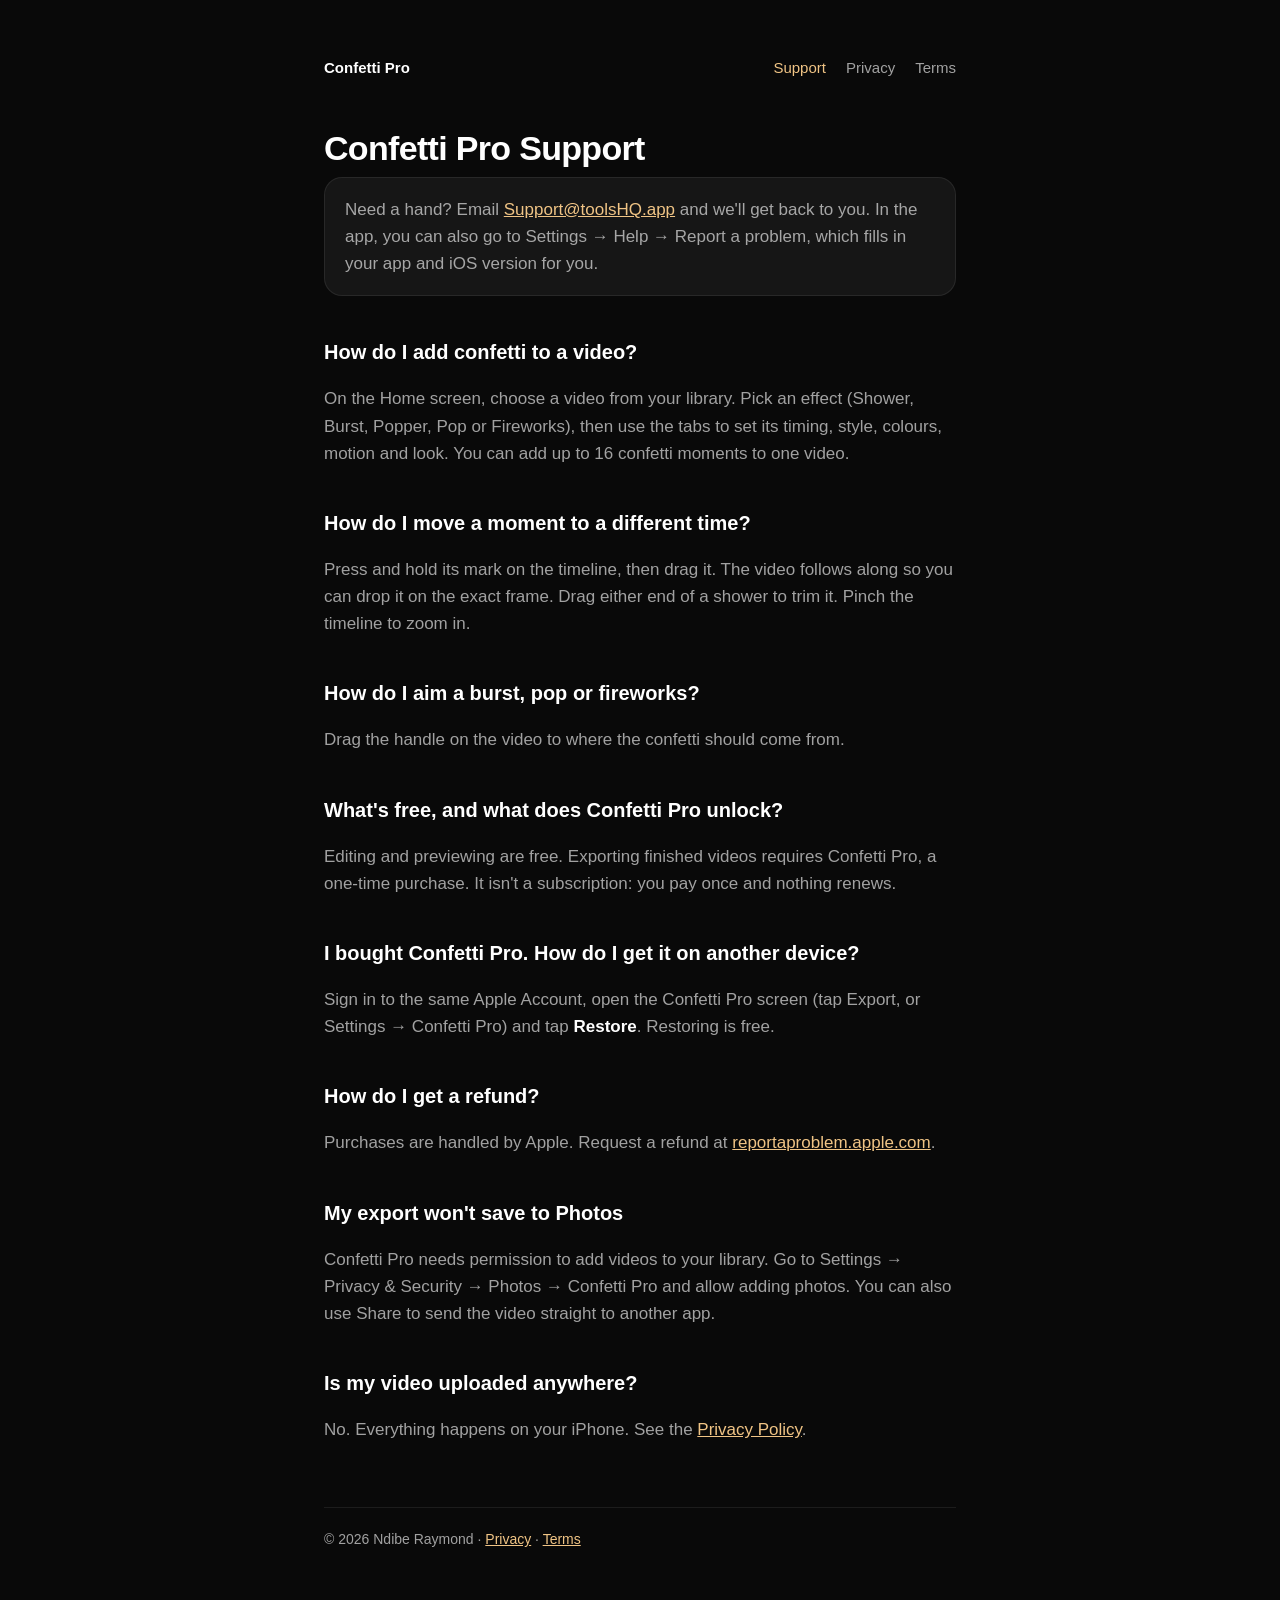
<file: index.html>
<!DOCTYPE html>
<html lang="en">
<head>
  <meta charset="utf-8">
  <meta name="viewport" content="width=device-width, initial-scale=1">
  <title>Support · Confetti Pro</title>
  <meta name="description" content="Help with Confetti Pro: add cinematic confetti to your videos on iPhone.">
  <link rel="stylesheet" href="style.css">
</head>
<body>
<main>
  <nav>
    <a class="brand" href="index.html">Confetti Pro</a>
    <a href="index.html" aria-current="page">Support</a>
    <a href="privacy.html">Privacy</a>
    <a href="terms.html">Terms</a>
  </nav>

  <h1>Confetti Pro Support</h1>
  <p class="summary">Need a hand? Email <a href="mailto:Support@toolsHQ.app?subject=Confetti%20Pro%20support">Support@toolsHQ.app</a> and we'll get back to you. In the app, you can also go to Settings → Help → Report a problem, which fills in your app and iOS version for you.</p>

  <h2>How do I add confetti to a video?</h2>
  <p>On the Home screen, choose a video from your library. Pick an effect (Shower, Burst, Popper, Pop or Fireworks), then use the tabs to set its timing, style, colours, motion and look. You can add up to 16 confetti moments to one video.</p>

  <h2>How do I move a moment to a different time?</h2>
  <p>Press and hold its mark on the timeline, then drag it. The video follows along so you can drop it on the exact frame. Drag either end of a shower to trim it. Pinch the timeline to zoom in.</p>

  <h2>How do I aim a burst, pop or fireworks?</h2>
  <p>Drag the handle on the video to where the confetti should come from.</p>

  <h2>What's free, and what does Confetti Pro unlock?</h2>
  <p>Editing and previewing are free. Exporting finished videos requires Confetti Pro, a one-time purchase. It isn't a subscription: you pay once and nothing renews.</p>

  <h2>I bought Confetti Pro. How do I get it on another device?</h2>
  <p>Sign in to the same Apple Account, open the Confetti Pro screen (tap Export, or Settings → Confetti Pro) and tap <strong>Restore</strong>. Restoring is free.</p>

  <h2>How do I get a refund?</h2>
  <p>Purchases are handled by Apple. Request a refund at <a href="https://reportaproblem.apple.com">reportaproblem.apple.com</a>.</p>

  <h2>My export won't save to Photos</h2>
  <p>Confetti Pro needs permission to add videos to your library. Go to Settings → Privacy &amp; Security → Photos → Confetti Pro and allow adding photos. You can also use Share to send the video straight to another app.</p>

  <h2>Is my video uploaded anywhere?</h2>
  <p>No. Everything happens on your iPhone. See the <a href="privacy.html">Privacy Policy</a>.</p>

  <footer>© 2026 Ndibe Raymond · <a href="privacy.html">Privacy</a> · <a href="terms.html">Terms</a></footer>
</main>
</body>
</html>
</file>
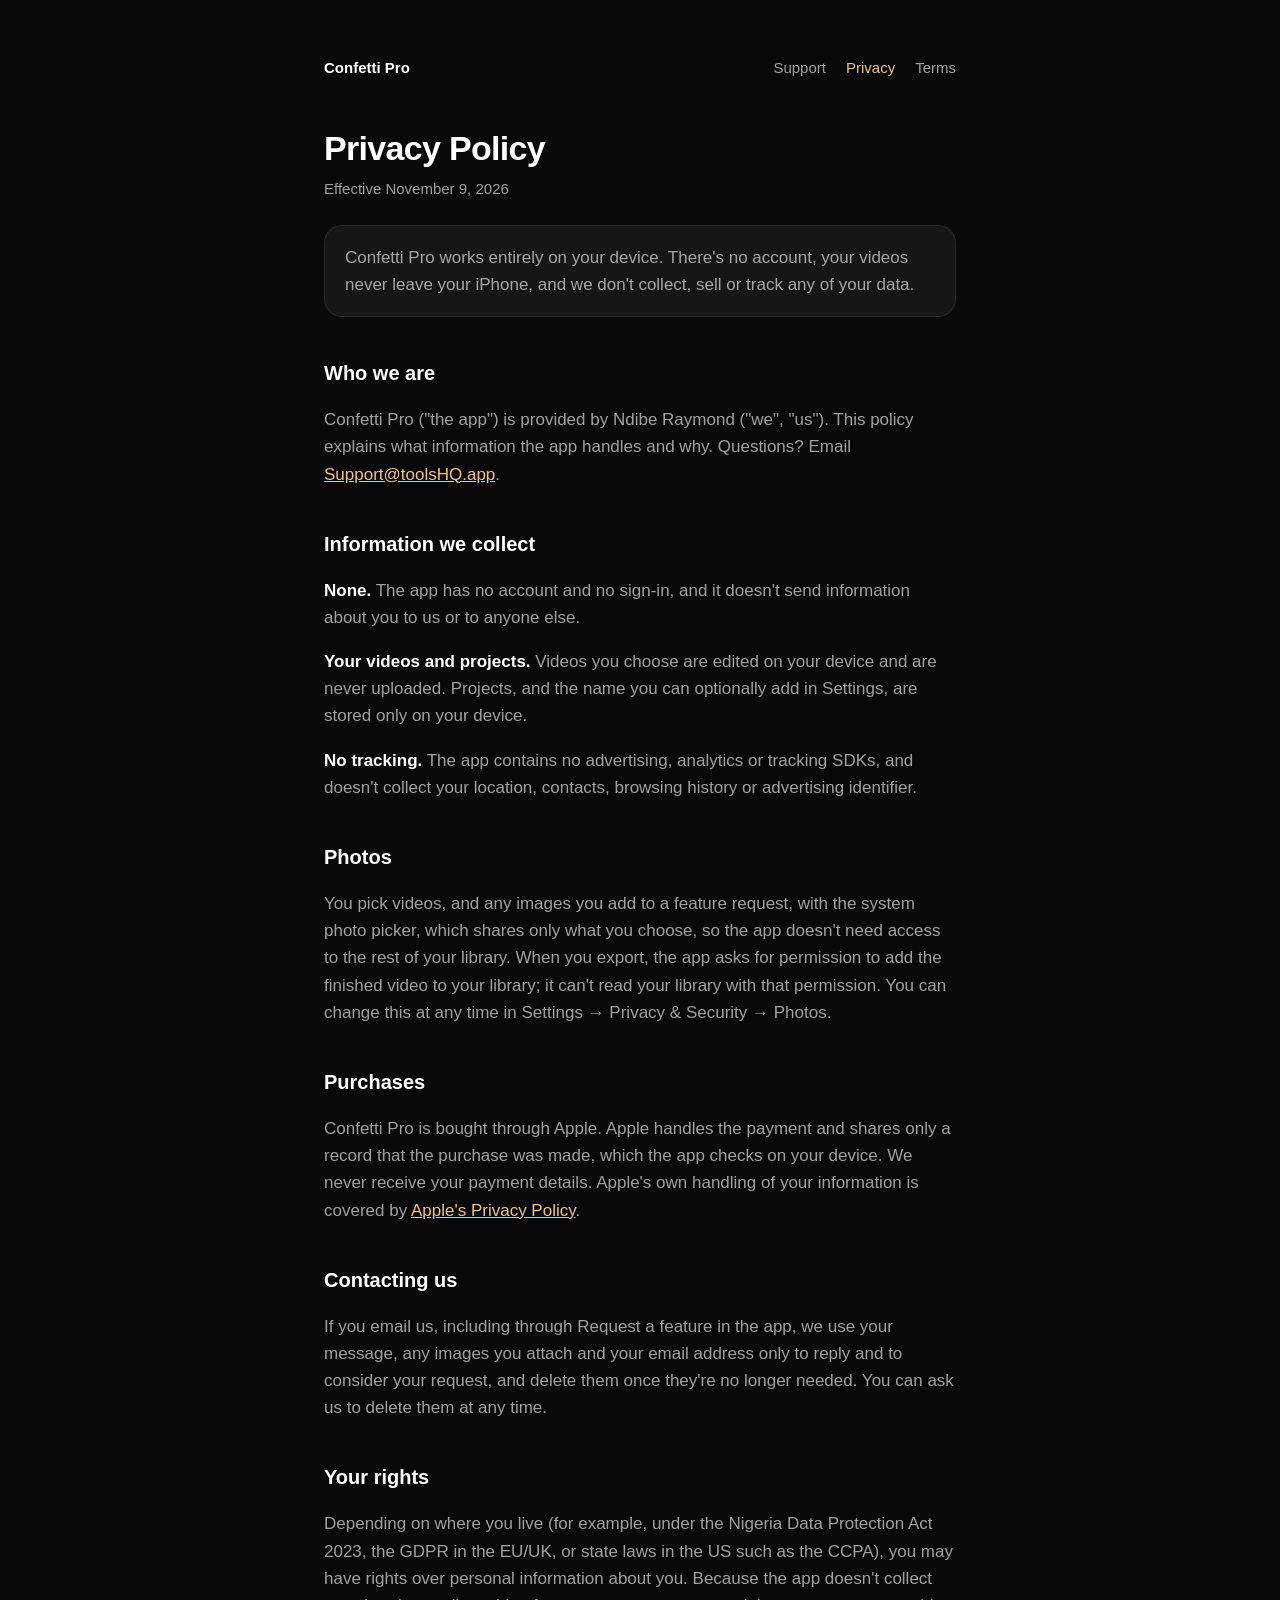
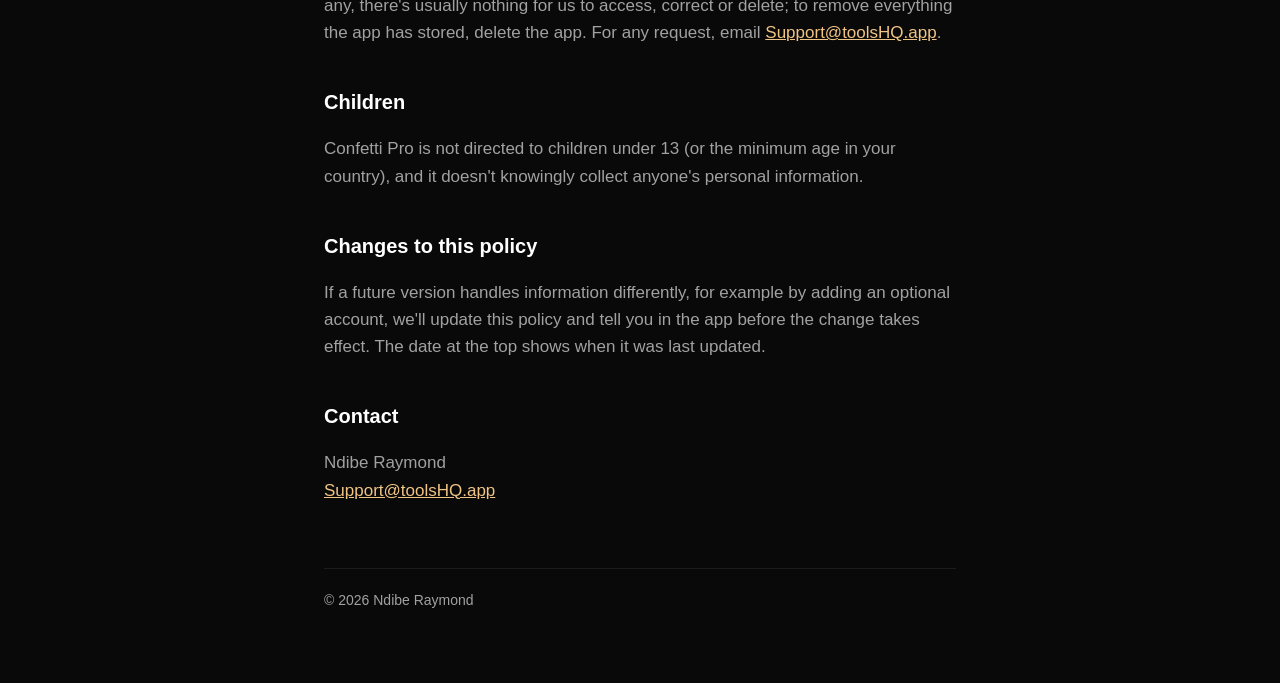
<file: privacy.html>
<!DOCTYPE html>
<html lang="en">
<head>
  <meta charset="utf-8">
  <meta name="viewport" content="width=device-width, initial-scale=1">
  <title>Privacy Policy · Confetti Pro</title>
  <meta name="description" content="Confetti Pro works entirely on your device and doesn't collect, sell or track any of your data.">
  <link rel="stylesheet" href="style.css">
</head>
<body>
<main>
  <nav>
    <a class="brand" href="index.html">Confetti Pro</a>
    <a href="index.html">Support</a>
    <a href="privacy.html" aria-current="page">Privacy</a>
    <a href="terms.html">Terms</a>
  </nav>

  <h1>Privacy Policy</h1>
  <p class="updated">Effective November 9, 2026</p>
  <p class="summary">Confetti Pro works entirely on your device. There's no account, your videos never leave your iPhone, and we don't collect, sell or track any of your data.</p>

  <h2>Who we are</h2>
  <p>Confetti Pro ("the app") is provided by Ndibe Raymond ("we", "us"). This policy explains what information the app handles and why. Questions? Email <a href="mailto:Support@toolsHQ.app">Support@toolsHQ.app</a>.</p>

  <h2>Information we collect</h2>
  <p><strong>None.</strong> The app has no account and no sign-in, and it doesn't send information about you to us or to anyone else.</p>
  <p><strong>Your videos and projects.</strong> Videos you choose are edited on your device and are never uploaded. Projects, and the name you can optionally add in Settings, are stored only on your device.</p>
  <p><strong>No tracking.</strong> The app contains no advertising, analytics or tracking SDKs, and doesn't collect your location, contacts, browsing history or advertising identifier.</p>

  <h2>Photos</h2>
  <p>You pick videos, and any images you add to a feature request, with the system photo picker, which shares only what you choose, so the app doesn't need access to the rest of your library. When you export, the app asks for permission to add the finished video to your library; it can't read your library with that permission. You can change this at any time in Settings → Privacy &amp; Security → Photos.</p>

  <h2>Purchases</h2>
  <p>Confetti Pro is bought through Apple. Apple handles the payment and shares only a record that the purchase was made, which the app checks on your device. We never receive your payment details. Apple's own handling of your information is covered by <a href="https://www.apple.com/legal/privacy/">Apple's Privacy Policy</a>.</p>

  <h2>Contacting us</h2>
  <p>If you email us, including through Request a feature in the app, we use your message, any images you attach and your email address only to reply and to consider your request, and delete them once they're no longer needed. You can ask us to delete them at any time.</p>

  <h2>Your rights</h2>
  <p>Depending on where you live (for example, under the Nigeria Data Protection Act 2023, the GDPR in the EU/UK, or state laws in the US such as the CCPA), you may have rights over personal information about you. Because the app doesn't collect any, there's usually nothing for us to access, correct or delete; to remove everything the app has stored, delete the app. For any request, email <a href="mailto:Support@toolsHQ.app">Support@toolsHQ.app</a>.</p>

  <h2>Children</h2>
  <p>Confetti Pro is not directed to children under 13 (or the minimum age in your country), and it doesn't knowingly collect anyone's personal information.</p>

  <h2>Changes to this policy</h2>
  <p>If a future version handles information differently, for example by adding an optional account, we'll update this policy and tell you in the app before the change takes effect. The date at the top shows when it was last updated.</p>

  <h2>Contact</h2>
  <p>Ndibe Raymond<br><a href="mailto:Support@toolsHQ.app">Support@toolsHQ.app</a></p>

  <footer>© 2026 Ndibe Raymond</footer>
</main>
</body>
</html>
</file>
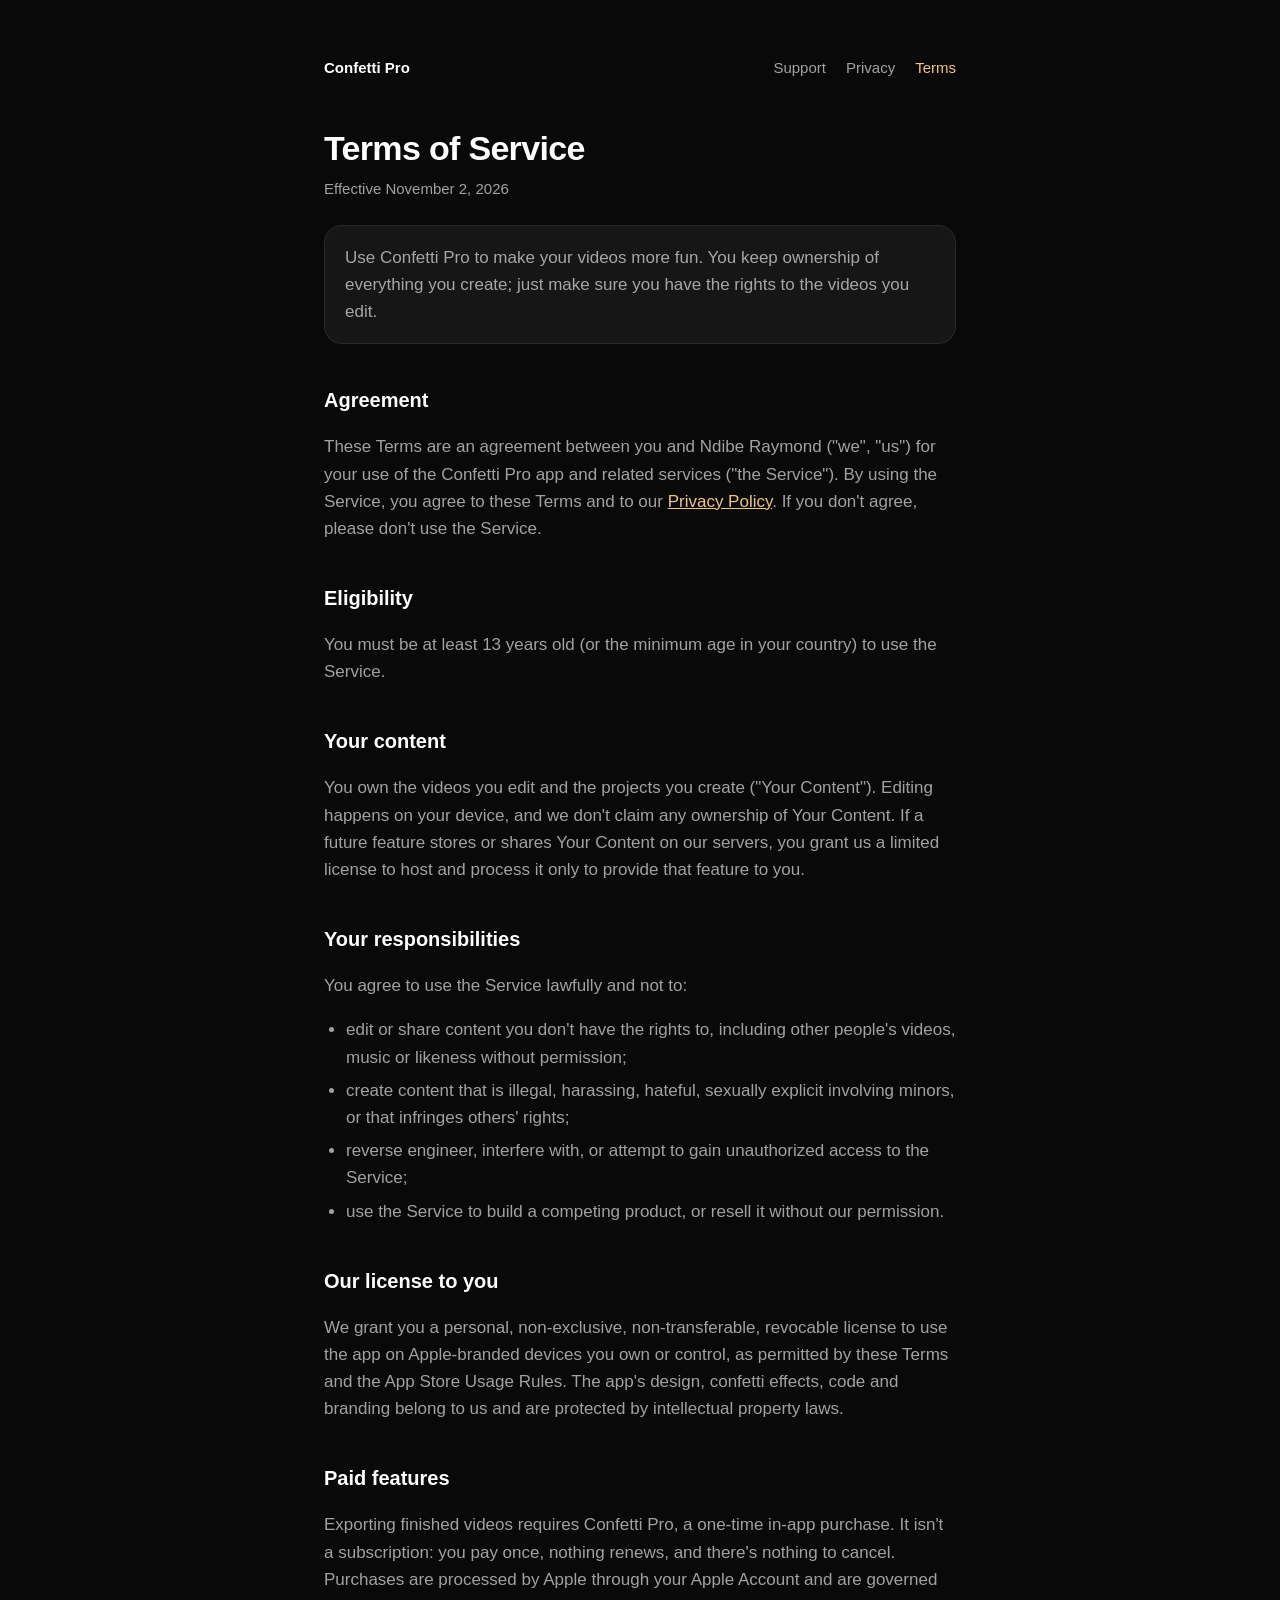
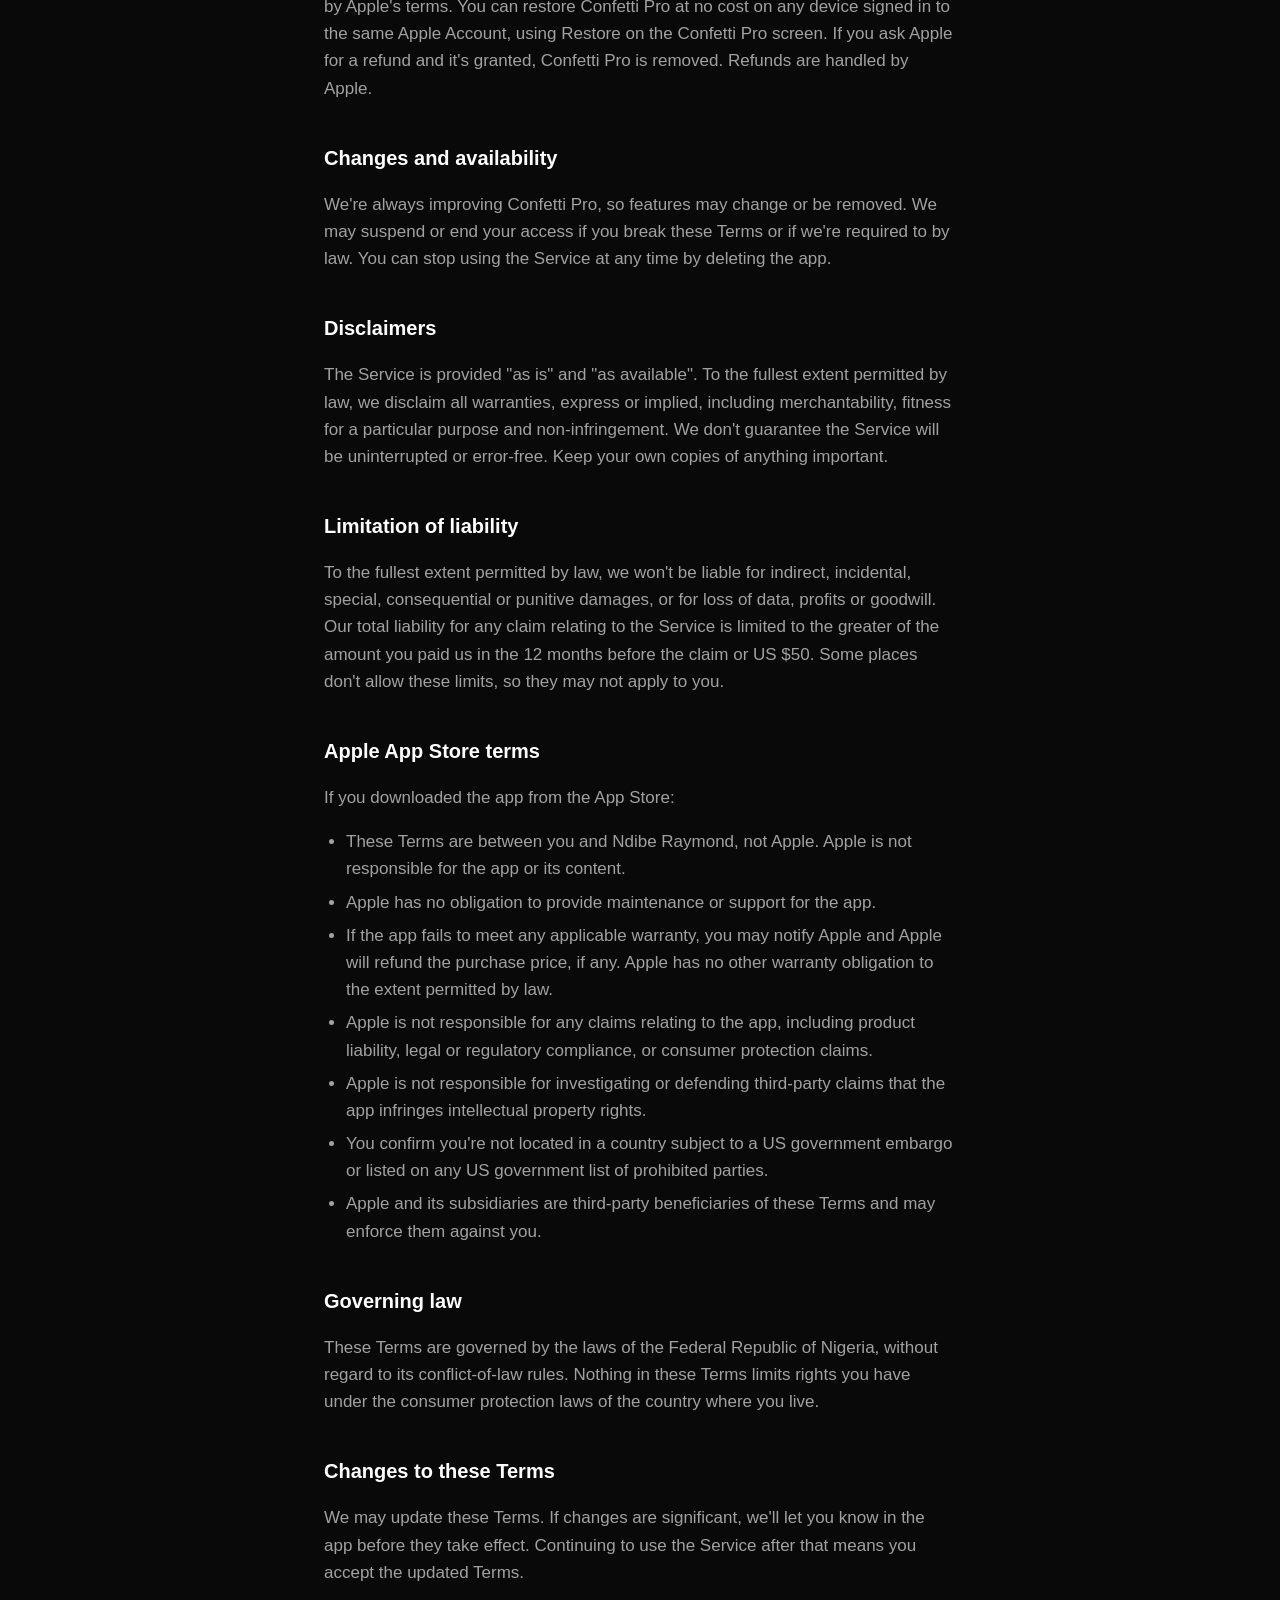
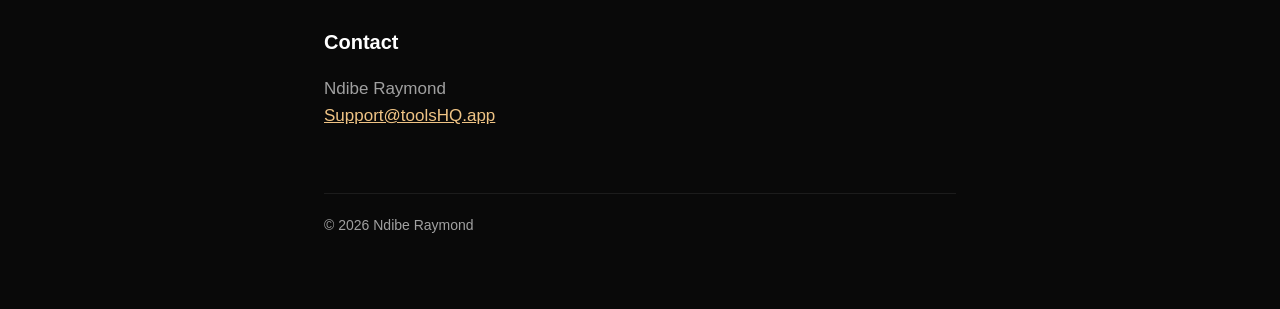
<file: terms.html>
<!DOCTYPE html>
<html lang="en">
<head>
  <meta charset="utf-8">
  <meta name="viewport" content="width=device-width, initial-scale=1">
  <title>Terms of Service · Confetti Pro</title>
  <meta name="description" content="The terms for using Confetti Pro.">
  <link rel="stylesheet" href="style.css">
</head>
<body>
<main>
  <nav>
    <a class="brand" href="index.html">Confetti Pro</a>
    <a href="index.html">Support</a>
    <a href="privacy.html">Privacy</a>
    <a href="terms.html" aria-current="page">Terms</a>
  </nav>

  <h1>Terms of Service</h1>
  <p class="updated">Effective November 2, 2026</p>
  <p class="summary">Use Confetti Pro to make your videos more fun. You keep ownership of everything you create; just make sure you have the rights to the videos you edit.</p>

  <h2>Agreement</h2>
  <p>These Terms are an agreement between you and Ndibe Raymond ("we", "us") for your use of the Confetti Pro app and related services ("the Service"). By using the Service, you agree to these Terms and to our <a href="privacy.html">Privacy Policy</a>. If you don't agree, please don't use the Service.</p>

  <h2>Eligibility</h2>
  <p>You must be at least 13 years old (or the minimum age in your country) to use the Service.</p>

  <h2>Your content</h2>
  <p>You own the videos you edit and the projects you create ("Your Content"). Editing happens on your device, and we don't claim any ownership of Your Content. If a future feature stores or shares Your Content on our servers, you grant us a limited license to host and process it only to provide that feature to you.</p>

  <h2>Your responsibilities</h2>
  <p>You agree to use the Service lawfully and not to:</p>
  <ul>
    <li>edit or share content you don't have the rights to, including other people's videos, music or likeness without permission;</li>
    <li>create content that is illegal, harassing, hateful, sexually explicit involving minors, or that infringes others' rights;</li>
    <li>reverse engineer, interfere with, or attempt to gain unauthorized access to the Service;</li>
    <li>use the Service to build a competing product, or resell it without our permission.</li>
  </ul>

  <h2>Our license to you</h2>
  <p>We grant you a personal, non-exclusive, non-transferable, revocable license to use the app on Apple-branded devices you own or control, as permitted by these Terms and the App Store Usage Rules. The app's design, confetti effects, code and branding belong to us and are protected by intellectual property laws.</p>

  <h2>Paid features</h2>
  <p>Exporting finished videos requires Confetti Pro, a one-time in-app purchase. It isn't a subscription: you pay once, nothing renews, and there's nothing to cancel. Purchases are processed by Apple through your Apple Account and are governed by Apple's terms. You can restore Confetti Pro at no cost on any device signed in to the same Apple Account, using Restore on the Confetti Pro screen. If you ask Apple for a refund and it's granted, Confetti Pro is removed. Refunds are handled by Apple.</p>

  <h2>Changes and availability</h2>
  <p>We're always improving Confetti Pro, so features may change or be removed. We may suspend or end your access if you break these Terms or if we're required to by law. You can stop using the Service at any time by deleting the app.</p>

  <h2>Disclaimers</h2>
  <p>The Service is provided "as is" and "as available". To the fullest extent permitted by law, we disclaim all warranties, express or implied, including merchantability, fitness for a particular purpose and non-infringement. We don't guarantee the Service will be uninterrupted or error-free. Keep your own copies of anything important.</p>

  <h2>Limitation of liability</h2>
  <p>To the fullest extent permitted by law, we won't be liable for indirect, incidental, special, consequential or punitive damages, or for loss of data, profits or goodwill. Our total liability for any claim relating to the Service is limited to the greater of the amount you paid us in the 12 months before the claim or US $50. Some places don't allow these limits, so they may not apply to you.</p>

  <h2>Apple App Store terms</h2>
  <p>If you downloaded the app from the App Store:</p>
  <ul>
    <li>These Terms are between you and Ndibe Raymond, not Apple. Apple is not responsible for the app or its content.</li>
    <li>Apple has no obligation to provide maintenance or support for the app.</li>
    <li>If the app fails to meet any applicable warranty, you may notify Apple and Apple will refund the purchase price, if any. Apple has no other warranty obligation to the extent permitted by law.</li>
    <li>Apple is not responsible for any claims relating to the app, including product liability, legal or regulatory compliance, or consumer protection claims.</li>
    <li>Apple is not responsible for investigating or defending third-party claims that the app infringes intellectual property rights.</li>
    <li>You confirm you're not located in a country subject to a US government embargo or listed on any US government list of prohibited parties.</li>
    <li>Apple and its subsidiaries are third-party beneficiaries of these Terms and may enforce them against you.</li>
  </ul>

  <h2>Governing law</h2>
  <p>These Terms are governed by the laws of the Federal Republic of Nigeria, without regard to its conflict-of-law rules. Nothing in these Terms limits rights you have under the consumer protection laws of the country where you live.</p>

  <h2>Changes to these Terms</h2>
  <p>We may update these Terms. If changes are significant, we'll let you know in the app before they take effect. Continuing to use the Service after that means you accept the updated Terms.</p>

  <h2>Contact</h2>
  <p>Ndibe Raymond<br><a href="mailto:Support@toolsHQ.app">Support@toolsHQ.app</a></p>

  <footer>© 2026 Ndibe Raymond</footer>
</main>
</body>
</html>
</file>
<file: style.css>
/* Matches the app: near-black canvas, white text, champagne gold accents. */
:root {
  --canvas: #090909;
  --surface: #161616;
  --hairline: rgba(255, 255, 255, 0.08);
  --text: #ffffff;
  --text-secondary: rgba(255, 255, 255, 0.62);
  --gold: #f0c485;
  --gold-bright: #ffd678;
}

* { box-sizing: border-box; }

html { color-scheme: dark; }

body {
  margin: 0;
  background: var(--canvas);
  color: var(--text);
  font: 17px/1.6 -apple-system, BlinkMacSystemFont, "SF Pro Text", "Helvetica Neue", Arial, sans-serif;
  -webkit-font-smoothing: antialiased;
}

main {
  max-width: 680px;
  margin: 0 auto;
  padding: 56px 24px 72px;
}

nav {
  display: flex;
  gap: 20px;
  margin-bottom: 48px;
  font-size: 15px;
}

nav a { color: var(--text-secondary); text-decoration: none; }
nav a:hover, nav a[aria-current="page"] { color: var(--gold); }

.brand { color: var(--text); font-weight: 600; margin-right: auto; }

h1 {
  font-size: 34px;
  line-height: 1.2;
  letter-spacing: -0.02em;
  margin: 0 0 8px;
}

h2 {
  font-size: 20px;
  margin: 40px 0 8px;
}

.updated { color: var(--text-secondary); font-size: 15px; margin: 0 0 24px; }

.summary {
  background: var(--surface);
  border: 1px solid var(--hairline);
  border-radius: 18px;
  padding: 18px 20px;
  margin: 0 0 8px;
}

p, li { color: var(--text-secondary); }
strong { color: var(--text); font-weight: 600; }
a { color: var(--gold); }
a:hover { color: var(--gold-bright); }
ul { padding-left: 22px; }
li { margin: 6px 0; }

footer {
  margin-top: 64px;
  padding-top: 20px;
  border-top: 1px solid var(--hairline);
  color: var(--text-secondary);
  font-size: 14px;
}
</file>
